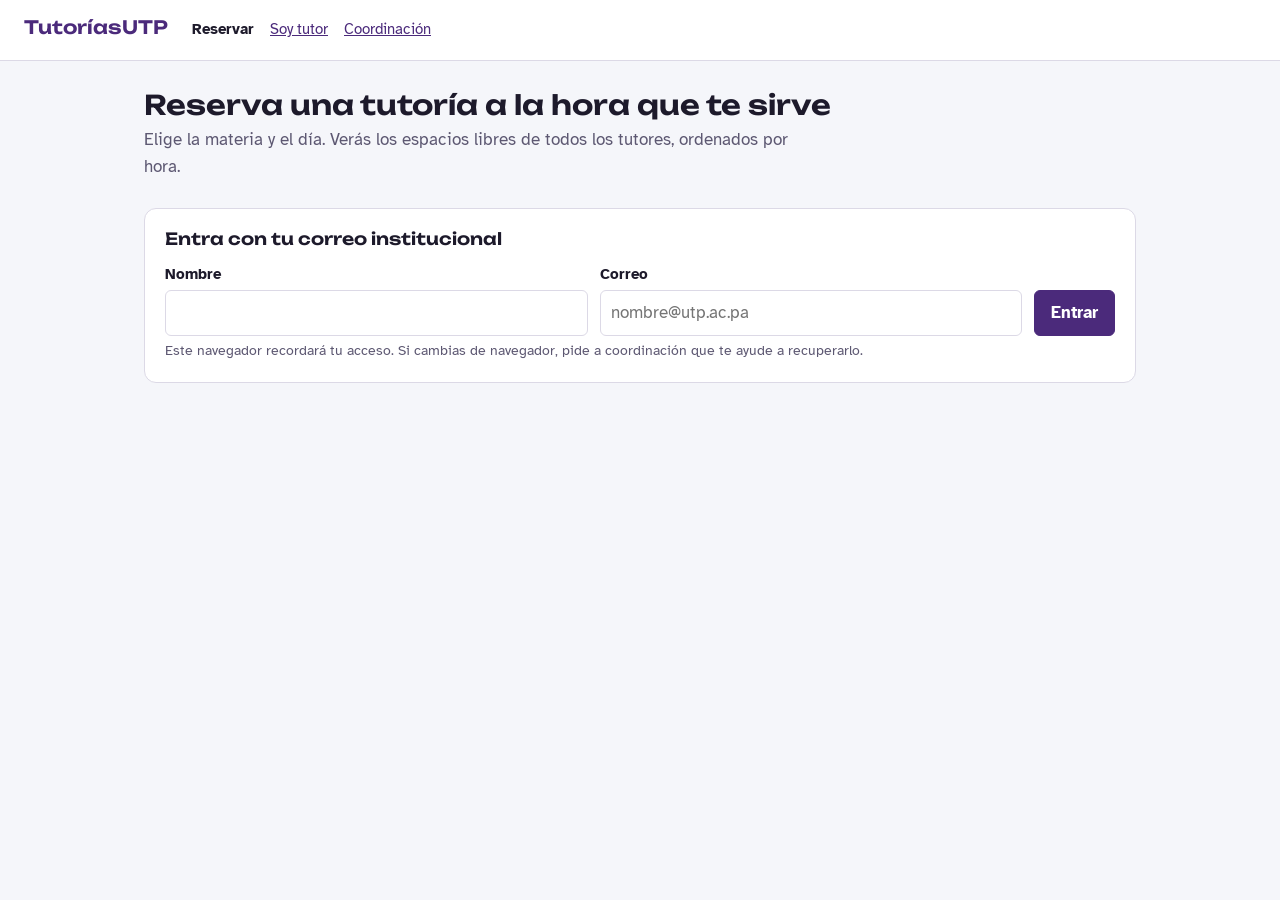
<file: src/frontend/index.html>
<!doctype html>
<html lang="es">
<head>
  <meta charset="utf-8">
  <meta name="viewport" content="width=device-width, initial-scale=1">
  <title>Reservar tutoría · TutoríasUTP</title>
  <link rel="preconnect" href="https://fonts.googleapis.com">
  <link rel="stylesheet" href="https://fonts.googleapis.com/css2?family=Atkinson+Hyperlegible:wght@400;700&family=Unbounded:wght@600&display=swap">
  <link rel="stylesheet" href="styles.css">
</head>
<body>
  <header class="topbar">
    <p class="brand">TutoríasUTP</p>
    <nav aria-label="Secciones">
      <a href="index.html" aria-current="page">Reservar</a>
      <a href="tutor.html">Soy tutor</a>
      <a href="admin.html">Coordinación</a>
    </nav>
    <span class="who" id="who"></span>
  </header>

  <main>
    <h1>Reserva una tutoría a la hora que te sirve</h1>
    <p class="lead">Elige la materia y el día. Verás los espacios libres de todos los tutores, ordenados por hora.</p>

    <!-- Acceso: solo si no hay token guardado -->
    <section class="panel" id="access" hidden>
      <h2>Entra con tu correo institucional</h2>
      <form id="register-form" class="row">
        <div class="field"><label for="name">Nombre</label><input id="name" required minlength="2" maxlength="100" autocomplete="name"></div>
        <div class="field"><label for="email">Correo</label><input id="email" type="email" required placeholder="nombre@utp.ac.pa" autocomplete="email"></div>
        <button type="submit">Entrar</button>
      </form>
      <p class="hint">Este navegador recordará tu acceso. Si cambias de navegador, pide a coordinación que te ayude a recuperarlo.</p>
      <p class="msg" id="register-msg" role="status"></p>
    </section>

    <section class="panel" id="search" hidden>
      <div class="booking">
        <form id="search-form" aria-label="Buscar espacios">
          <div class="field"><label for="subject">Materia</label><select id="subject" required></select></div>
          <div class="field"><label for="date">Día</label><input id="date" type="date" required></div>
          <p class="hint" id="day-label"></p>
        </form>
        <div>
          <h2 id="rail-title">Espacios libres</h2>
          <ul class="rail" id="rail" aria-live="polite"></ul>
          <div class="confirm" id="confirm" hidden>
            <span id="confirm-text"></span>
            <button type="button" id="confirm-btn">Reservar</button>
          </div>
          <p class="msg" id="book-msg" role="status"></p>
        </div>
      </div>
    </section>

    <section class="panel" id="mine" hidden>
      <h2>Mis reservas</h2>
      <div class="table-wrap">
        <table>
          <thead><tr><th>Día</th><th>Hora</th><th>Materia</th><th>Tutor</th><th>Estado</th><th><span class="visually-hidden">Acción</span></th></tr></thead>
          <tbody id="mine-body"></tbody>
        </table>
      </div>
      <p class="empty" id="mine-empty" hidden>Aún no tienes reservas. Elige un espacio arriba para hacer la primera.</p>
      <p class="msg" id="mine-msg" role="status"></p>
      <button type="button" class="secondary" id="logout">Salir de este navegador</button>
    </section>
  </main>

  <script src="app.js"></script>
  <script>
  "use strict";
  const $ = (id) => document.getElementById(id);
  let token = store.get("student_token");
  let chosen = null;
  let slotsRequest = 0; // solo se pinta la última consulta: evita mezclar respuestas viejas

  async function start() {
    if (token) {
      try {
        const me = await api("/api/students/me", { headers: { "X-Student-Token": token } });
        $("who").textContent = `${me.name} (${me.email})`;
      } catch { token = null; store.del("student_token"); }
    }
    $("access").hidden = !!token;
    $("search").hidden = !token;
    $("mine").hidden = !token;
    if (token) { await loadSubjects(); await loadMine(); }
  }

  $("register-form").addEventListener("submit", async (e) => {
    e.preventDefault();
    try {
      const s = await api("/api/students", { method: "POST", body: { name: $("name").value, email: $("email").value } });
      token = s.token; store.set("student_token", token);
      await start();
    } catch (err) { show($("register-msg"), err.message, "err"); }
  });

  async function loadSubjects() {
    const subjects = (await api("/api/subjects")).sort((a, b) => a.name.localeCompare(b.name, "es"));
    const sel = $("subject");
    sel.replaceChildren();
    if (!subjects.length) { sel.append(el("option", "No hay materias disponibles", { value: "" })); return; }
    for (const s of subjects) sel.append(el("option", s.name, { value: s.id }));
    if (!$("date").value) $("date").value = todayLocal();
    $("date").min = todayLocal();
    await loadSlots();
  }

  async function loadSlots() {
    chosen = null; $("confirm").hidden = true; $("book-msg").textContent = "";
    const subjectId = $("subject").value, day = $("date").value;
    const rail = $("rail");
    const mine = ++slotsRequest;
    rail.replaceChildren();
    if (!subjectId || !day) return;
    $("day-label").textContent = prettyDate(day);
    try {
      const data = await api(`/api/subjects/${subjectId}/slots?date=${encodeURIComponent(day)}`);
      if (mine !== slotsRequest) return;
      rail.replaceChildren();
      if (!data.slots.length) {
        rail.append(el("p", "No hay espacios libres este día. Prueba con otro día.", { class: "empty" }));
        return;
      }
      const byHour = new Map();
      for (const s of data.slots) {
        const h = hourOf(s.start_at);
        if (!byHour.has(h)) byHour.set(h, []);
        byHour.get(h).push(s);
      }
      for (const [h, list] of byHour) {
        const li = el("li");
        li.append(el("span", h, { class: "hour" }));
        const opts = el("div", null, { class: "options" });
        for (const s of list) {
          const group = s.capacity > 1;
          const seats = group ? `${s.seats_left} ${s.seats_left === 1 ? "cupo" : "cupos"} de ${s.capacity}` : "";
          const b = el("button", s.tutor_name, { type: "button", class: "slot", "aria-pressed": "false",
            "aria-label": group ? `${h} con ${s.tutor_name}, grupal, ${seats}` : `${h} con ${s.tutor_name}` });
          if (group) b.append(el("small", `Grupal, ${seats}`, { class: "seats" }));
          b.addEventListener("click", () => pick(s, b));
          opts.append(b);
        }
        li.append(opts);
        rail.append(li);
      }
    } catch (err) { show($("book-msg"), err.message, "err"); }
  }

  function pick(slot, button) {
    document.querySelectorAll(".slot[aria-pressed='true']").forEach((b) => b.setAttribute("aria-pressed", "false"));
    button.setAttribute("aria-pressed", "true");
    chosen = slot;
    const kind = slot.capacity > 1 ? " (sesión grupal)" : "";
    $("confirm-text").textContent = `${prettyDate(dateOf(slot.start_at))}, ${hourOf(slot.start_at)} con ${slot.tutor_name}${kind}`;
    $("confirm").hidden = false;
  }

  $("confirm-btn").addEventListener("click", async () => {
    if (!chosen) return;
    $("confirm-btn").disabled = true;
    try {
      await api("/api/bookings", { method: "POST", headers: { "X-Student-Token": token },
        body: { tutor_id: chosen.tutor_id, subject_id: Number($("subject").value), start_at: chosen.start_at } });
      const done = `Reservado: ${hourOf(chosen.start_at)} con ${chosen.tutor_name}.`;
      await loadSlots();
      show($("book-msg"), done, "ok");
      await loadMine();
    } catch (err) {
      await loadSlots(); // primero recargar: loadSlots limpia el mensaje (error encontrado en QA)
      show($("book-msg"), err.message, "err");
    } finally { $("confirm-btn").disabled = false; }
  });

  async function loadMine() {
    const body = $("mine-body");
    body.replaceChildren();
    const rows = await api("/api/bookings/mine", { headers: { "X-Student-Token": token } });
    $("mine-empty").hidden = rows.length > 0;
    for (const b of rows) {
      const tr = el("tr");
      tr.append(el("td", prettyDate(dateOf(b.start_at))), el("td", hourOf(b.start_at)),
        el("td", b.subject_name), el("td", b.tutor_name), el("td", b.status, { class: `status ${b.status}` }));
      const td = el("td");
      if (b.status === "confirmada") {
        const c = el("button", "Cancelar", { type: "button", class: "danger" });
        c.addEventListener("click", () => cancel(b));
        td.append(c);
      }
      tr.append(td);
      body.append(tr);
    }
  }

  async function cancel(b) {
    if (!confirm(`¿Cancelar la tutoría de ${b.subject_name} del ${prettyDate(dateOf(b.start_at))} a las ${hourOf(b.start_at)}?`)) return;
    try {
      await api(`/api/bookings/${b.id}/cancel`, { method: "POST", headers: { "X-Student-Token": token } });
      show($("mine-msg"), "Reserva cancelada. El espacio quedó libre para otro estudiante.", "ok");
      await loadMine(); await loadSlots();
    } catch (err) { show($("mine-msg"), err.message, "err"); }
  }

  $("logout").addEventListener("click", () => { store.del("student_token"); token = null; $("who").textContent = ""; start(); });
  $("subject").addEventListener("change", loadSlots);
  $("date").addEventListener("change", loadSlots);
  start();
  </script>
</body>
</html>
</file>
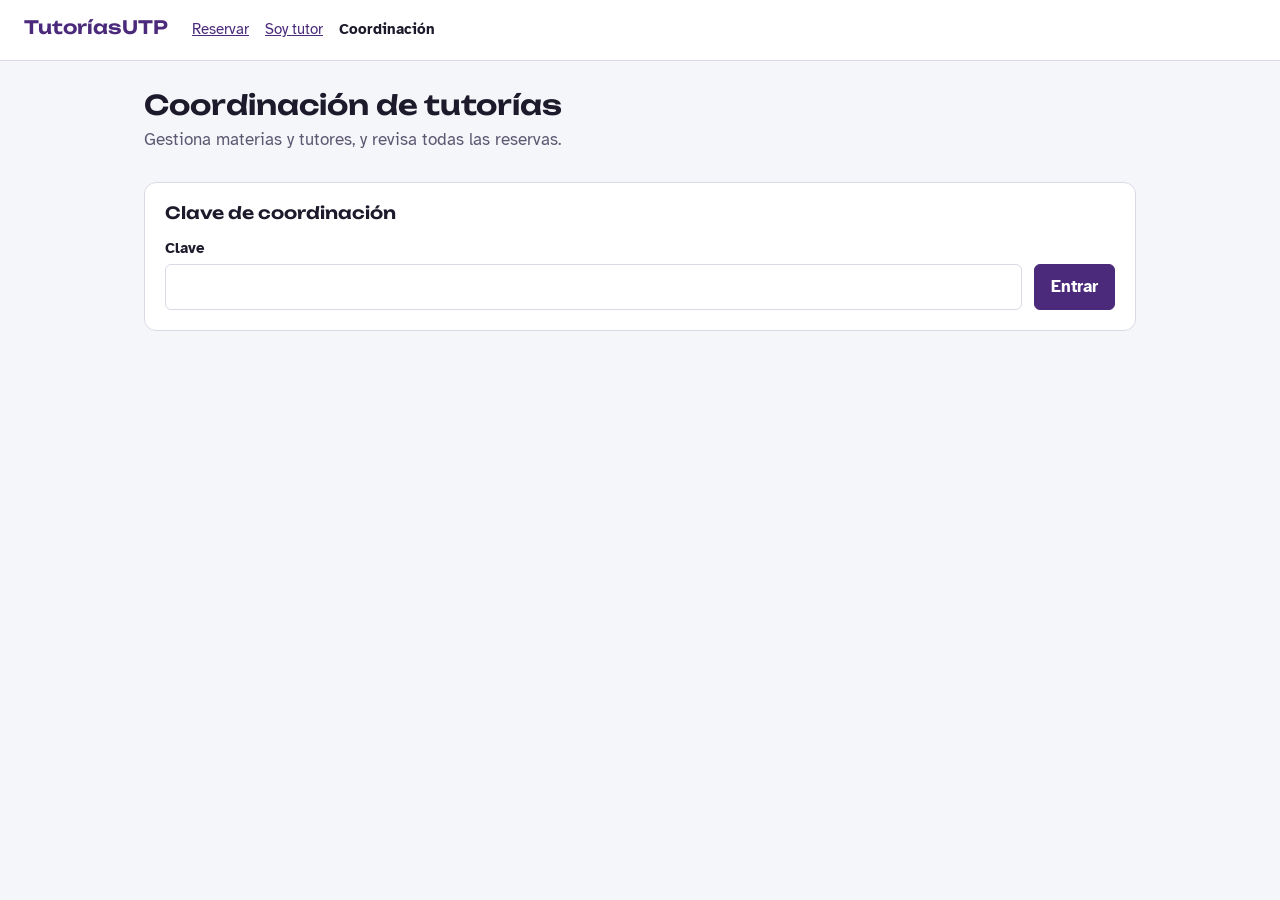
<file: src/frontend/admin.html>
<!doctype html>
<html lang="es">
<head>
  <meta charset="utf-8">
  <meta name="viewport" content="width=device-width, initial-scale=1">
  <title>Coordinación · TutoríasUTP</title>
  <link rel="preconnect" href="https://fonts.googleapis.com">
  <link rel="stylesheet" href="https://fonts.googleapis.com/css2?family=Atkinson+Hyperlegible:wght@400;700&family=Unbounded:wght@600&display=swap">
  <link rel="stylesheet" href="styles.css">
</head>
<body>
  <header class="topbar">
    <p class="brand">TutoríasUTP</p>
    <nav aria-label="Secciones">
      <a href="index.html">Reservar</a>
      <a href="tutor.html">Soy tutor</a>
      <a href="admin.html" aria-current="page">Coordinación</a>
    </nav>
  </header>

  <main>
    <h1>Coordinación de tutorías</h1>
    <p class="lead">Gestiona materias y tutores, y revisa todas las reservas.</p>

    <section class="panel" id="access">
      <h2>Clave de coordinación</h2>
      <form id="token-form" class="row">
        <div class="field"><label for="token">Clave</label><input id="token" type="password" required autocomplete="off"></div>
        <button type="submit">Entrar</button>
      </form>
      <p class="msg" id="access-msg" role="status"></p>
    </section>

    <div id="work" hidden>
      <section class="panel">
        <h2>Materias</h2>
        <form id="subject-form" class="row">
          <div class="field"><label for="subject-name">Nueva materia</label><input id="subject-name" required minlength="2" maxlength="100"></div>
          <button type="submit">Agregar materia</button>
        </form>
        <ul id="subject-list" class="list"></ul>
        <p class="msg" id="subject-msg" role="status"></p>
      </section>

      <section class="panel">
        <h2>Registrar tutor</h2>
        <form id="tutor-form">
          <div class="row">
            <div class="field"><label for="tutor-name">Nombre</label><input id="tutor-name" required minlength="2" maxlength="100"></div>
            <div class="field"><label for="tutor-email">Correo</label><input id="tutor-email" type="email" required placeholder="nombre@utp.ac.pa"></div>
          </div>
          <fieldset class="field" style="border:0;padding:0;margin:14px 0">
            <legend style="font-weight:700;font-size:.92rem">Materias que ofrece</legend>
            <div id="tutor-subjects" class="row"></div>
          </fieldset>
          <button type="submit">Registrar tutor</button>
        </form>
        <p class="msg" id="tutor-msg" role="status"></p>
        <div id="tutor-token" hidden>
          <p>Entrega este código al tutor. Solo se muestra esta vez.</p>
          <code class="token" id="tutor-token-value"></code>
        </div>
      </section>

      <section class="panel">
        <h2>Reservas</h2>
        <form id="filter-form" class="row">
          <div class="field"><label for="f-status">Estado</label>
            <select id="f-status"><option value="">Todos</option><option>confirmada</option><option>cancelada</option><option>realizada</option></select></div>
          <div class="field"><label for="f-subject">Materia</label><select id="f-subject"><option value="">Todas</option></select></div>
          <div class="field"><label for="f-from">Desde</label><input id="f-from" type="date"></div>
          <div class="field"><label for="f-to">Hasta</label><input id="f-to" type="date"></div>
          <button type="submit">Filtrar</button>
        </form>
        <div class="table-wrap">
          <table>
            <thead><tr><th>Día</th><th>Hora</th><th>Materia</th><th>Tutor</th><th>Estudiante</th><th>Estado</th><th><span class="visually-hidden">Acción</span></th></tr></thead>
            <tbody id="bookings"></tbody>
          </table>
        </div>
        <p class="empty" id="bookings-empty" hidden>Ninguna reserva cumple estos filtros.</p>
        <p class="msg" id="bookings-msg" role="status"></p>
      </section>
    </div>
  </main>

  <script src="app.js"></script>
  <script>
  "use strict";
  const $ = (id) => document.getElementById(id);
  let token = store.get("admin_token");
  const H = () => ({ "X-Admin-Token": token });

  async function start() {
    if (!token) { $("access").hidden = false; $("work").hidden = true; return; }
    try {
      await loadBookings();
      $("access").hidden = true; $("work").hidden = false;
      await loadSubjects();
    } catch (err) {
      store.del("admin_token"); token = null;
      $("access").hidden = false; $("work").hidden = true;
      show($("access-msg"), err.message, "err");
    }
  }

  $("token-form").addEventListener("submit", (e) => {
    e.preventDefault();
    token = $("token").value; store.set("admin_token", token); start();
  });

  async function loadSubjects() {
    const list = await api("/api/subjects");
    const ul = $("subject-list"), box = $("tutor-subjects"), filter = $("f-subject");
    ul.replaceChildren(); box.replaceChildren();
    filter.replaceChildren(el("option", "Todas", { value: "" }));
    for (const s of list) {
      const li = el("li");
      li.append(el("span", s.name));
      const off = el("button", "Desactivar", { type: "button", class: "secondary" });
      off.addEventListener("click", async () => {
        try { await api(`/api/admin/subjects/${s.id}`, { method: "DELETE", headers: H() });
          show($("subject-msg"), `Materia desactivada: ${s.name}.`, "ok"); loadSubjects(); }
        catch (err) { show($("subject-msg"), err.message, "err"); }
      });
      li.append(off); ul.append(li);
      const id = `sub-${s.id}`;
      const wrap = el("div");
      const cb = el("input", null, { type: "checkbox", id, value: s.id });
      cb.style.width = "auto";
      const lab = el("label", s.name, { for: id });
      lab.style.display = "inline"; lab.style.fontWeight = "400"; lab.style.marginLeft = "6px";
      wrap.append(cb, lab); box.append(wrap);
      filter.append(el("option", s.name, { value: s.id }));
    }
    if (!list.length) ul.append(el("li", "Aún no hay materias. Agrega la primera."));
  }

  $("subject-form").addEventListener("submit", async (e) => {
    e.preventDefault();
    try {
      const s = await api("/api/admin/subjects", { method: "POST", headers: H(), body: { name: $("subject-name").value } });
      show($("subject-msg"), `Materia agregada: ${s.name}.`, "ok");
      $("subject-name").value = ""; loadSubjects();
    } catch (err) { show($("subject-msg"), err.message, "err"); }
  });

  $("tutor-form").addEventListener("submit", async (e) => {
    e.preventDefault();
    const ids = [...document.querySelectorAll("#tutor-subjects input:checked")].map((c) => Number(c.value));
    try {
      const t = await api("/api/admin/tutors", { method: "POST", headers: H(),
        body: { name: $("tutor-name").value, email: $("tutor-email").value, subject_ids: ids } });
      show($("tutor-msg"), `Tutor registrado: ${t.name}.`, "ok");
      $("tutor-token-value").textContent = t.token; $("tutor-token").hidden = false;
      e.target.reset();
    } catch (err) { show($("tutor-msg"), err.message, "err"); $("tutor-token").hidden = true; }
  });

  async function loadBookings() {
    const p = new URLSearchParams();
    if ($("f-status").value) p.set("status", $("f-status").value);
    if ($("f-subject").value) p.set("subject_id", $("f-subject").value);
    if ($("f-from").value) p.set("date_from", $("f-from").value);
    if ($("f-to").value) p.set("date_to", $("f-to").value);
    const rows = await api(`/api/admin/bookings?${p}`, { headers: H() });
    const body = $("bookings");
    body.replaceChildren();
    $("bookings-empty").hidden = rows.length > 0;
    for (const b of rows) {
      const tr = el("tr");
      tr.append(el("td", prettyDate(dateOf(b.start_at))), el("td", hourOf(b.start_at)), el("td", b.subject_name),
        el("td", b.tutor_name), el("td", b.student_name), el("td", b.status, { class: `status ${b.status}` }));
      const td = el("td");
      if (b.status === "confirmada") {
        const c = el("button", "Cancelar", { type: "button", class: "danger" });
        c.addEventListener("click", async () => {
          if (!confirm(`¿Cancelar la reserva de ${b.student_name}?`)) return;
          try { await api(`/api/bookings/${b.id}/cancel`, { method: "POST", headers: H() });
            show($("bookings-msg"), "Reserva cancelada.", "ok"); loadBookings(); }
          catch (err) { show($("bookings-msg"), err.message, "err"); }
        });
        td.append(c);
      }
      tr.append(td); body.append(tr);
    }
  }

  $("filter-form").addEventListener("submit", async (e) => {
    e.preventDefault();
    try { await loadBookings(); $("bookings-msg").textContent = ""; }
    catch (err) { show($("bookings-msg"), err.message, "err"); }
  });

  start();
  </script>
</body>
</html>
</file>
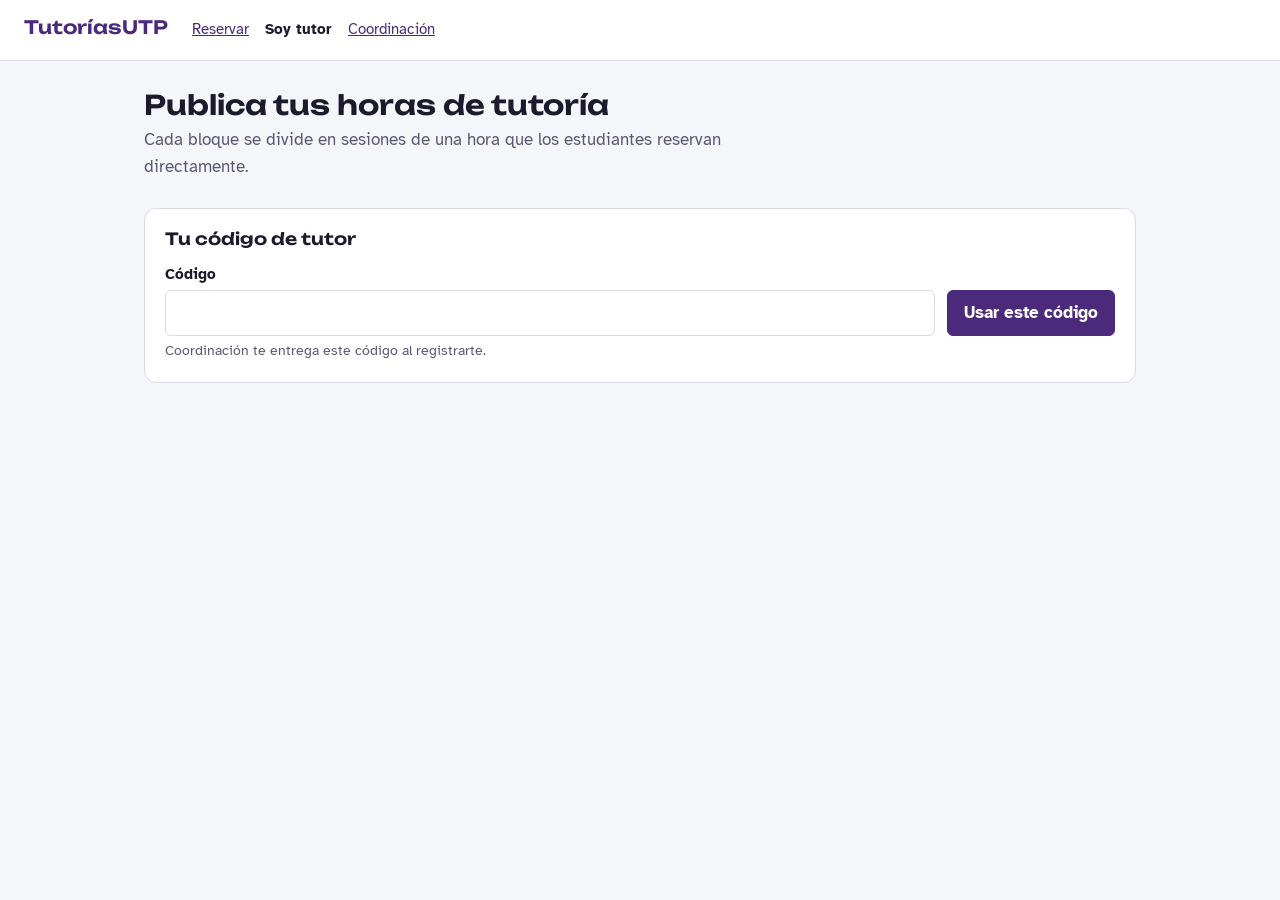
<file: src/frontend/tutor.html>
<!doctype html>
<html lang="es">
<head>
  <meta charset="utf-8">
  <meta name="viewport" content="width=device-width, initial-scale=1">
  <title>Mi disponibilidad · TutoríasUTP</title>
  <link rel="preconnect" href="https://fonts.googleapis.com">
  <link rel="stylesheet" href="https://fonts.googleapis.com/css2?family=Atkinson+Hyperlegible:wght@400;700&family=Unbounded:wght@600&display=swap">
  <link rel="stylesheet" href="styles.css">
</head>
<body>
  <header class="topbar">
    <p class="brand">TutoríasUTP</p>
    <nav aria-label="Secciones">
      <a href="index.html">Reservar</a>
      <a href="tutor.html" aria-current="page">Soy tutor</a>
      <a href="admin.html">Coordinación</a>
    </nav>
  </header>

  <main>
    <h1>Publica tus horas de tutoría</h1>
    <p class="lead">Cada bloque se divide en sesiones de una hora que los estudiantes reservan directamente.</p>

    <section class="panel" id="access">
      <h2>Tu código de tutor</h2>
      <form id="token-form" class="row">
        <div class="field"><label for="token">Código</label><input id="token" required autocomplete="off"></div>
        <button type="submit">Usar este código</button>
      </form>
      <p class="hint">Coordinación te entrega este código al registrarte.</p>
      <p class="msg" id="access-msg" role="status"></p>
    </section>

    <section class="panel" id="publish" hidden>
      <h2>Agregar un bloque</h2>
      <form id="block-form" class="row">
        <div class="field"><label for="day">Día</label><input id="day" type="date" required></div>
        <div class="field"><label for="from">Desde</label><input id="from" type="time" step="900" required value="09:00"></div>
        <div class="field"><label for="to">Hasta</label><input id="to" type="time" step="900" required value="12:00"></div>
        <div class="field"><label for="capacity">Estudiantes por sesión</label>
          <select id="capacity"><option value="1">1 (individual)</option><option>2</option><option>3</option><option>4</option><option>5</option><option>6</option></select></div>
        <button type="submit">Publicar bloque</button>
      </form>
      <p class="msg" id="block-msg" role="status"></p>
    </section>

    <section class="panel" id="agenda-panel" hidden>
      <h2>Mi agenda</h2>
      <div class="table-wrap">
        <table>
          <thead><tr><th>Día</th><th>Hora</th><th>Materia</th><th>Estado</th></tr></thead>
          <tbody id="agenda"></tbody>
        </table>
      </div>
      <p class="empty" id="agenda-empty" hidden>Todavía nadie ha reservado. Tus bloques publicados ya aparecen para los estudiantes.</p>
      <button type="button" class="secondary" id="forget">Olvidar el código en este navegador</button>
    </section>
  </main>

  <script src="app.js"></script>
  <script>
  "use strict";
  const $ = (id) => document.getElementById(id);
  let token = store.get("tutor_token");
  let subjects = new Map();

  async function start() {
    const ok = !!token;
    $("access").hidden = ok; $("publish").hidden = !ok; $("agenda-panel").hidden = !ok;
    if (!ok) return;
    $("day").min = todayLocal();
    if (!$("day").value) $("day").value = todayLocal();
    try {
      subjects = new Map((await api("/api/subjects")).map((s) => [s.id, s.name]));
      await loadAgenda();
    } catch (err) {
      store.del("tutor_token"); token = null; start();
      show($("access-msg"), `${err.message}. Revisa el código que te dio coordinación.`, "err"); // antes: alert() bloqueante (QA)
    }
  }

  $("token-form").addEventListener("submit", (e) => {
    e.preventDefault();
    token = $("token").value.trim(); store.set("tutor_token", token); start();
  });

  $("block-form").addEventListener("submit", async (e) => {
    e.preventDefault();
    const day = $("day").value;
    try {
      await api("/api/tutor/availability", { method: "POST", headers: { "X-Tutor-Token": token },
        body: { start_at: `${day}T${$("from").value}:00`, end_at: `${day}T${$("to").value}:00`, capacity: Number($("capacity").value) } });
      const cupo = $("capacity").value === "1" ? "individual" : `grupal, ${$("capacity").value} estudiantes por sesión`;
      show($("block-msg"), `Bloque publicado: ${prettyDate(day)}, de ${$("from").value} a ${$("to").value} (${cupo}).`, "ok");
    } catch (err) { show($("block-msg"), err.message, "err"); }
  });

  async function loadAgenda() {
    const rows = await api("/api/tutor/agenda", { headers: { "X-Tutor-Token": token } });
    const body = $("agenda");
    body.replaceChildren();
    $("agenda-empty").hidden = rows.length > 0;
    for (const b of rows) {
      const tr = el("tr");
      tr.append(el("td", prettyDate(dateOf(b.start_at))), el("td", hourOf(b.start_at)),
        el("td", subjects.get(b.subject_id) || "Materia inactiva"), el("td", b.status, { class: `status ${b.status}` }));
      body.append(tr);
    }
  }

  $("forget").addEventListener("click", () => { store.del("tutor_token"); token = null; start(); });
  start();
  </script>
</body>
</html>
</file>
<file: src/frontend/styles.css>
/* TutoríasUTP — interfaz mínima.
   Plan: papel frío, tinta morada (color institucional), verde solo para "libre".
   Lo memorable es el riel de horas; todo lo demás queda callado. */
:root {
  --paper: #f5f6fa;
  --surface: #ffffff;
  --ink: #1d1a2b;
  --muted: #5d5872;
  --line: #dcd9e6;
  --violet: #4b2a7b;
  --violet-soft: #ece6f6;
  --free: #157f64;
  --free-soft: #e3f3ee;
  --error: #b42318;
  --error-soft: #fdecea;
  --radius-control: 6px;
  --radius-panel: 12px;
  --font-body: "Atkinson Hyperlegible", system-ui, sans-serif;
  --font-head: "Unbounded", "Atkinson Hyperlegible", system-ui, sans-serif;
}

* { box-sizing: border-box; }

body {
  margin: 0;
  background: var(--paper);
  color: var(--ink);
  font: 17px/1.55 var(--font-body);
}

a { color: var(--violet); }

.topbar {
  display: flex;
  flex-wrap: wrap;
  align-items: baseline;
  gap: 8px 24px;
  padding: 18px 24px;
  border-bottom: 1px solid var(--line);
  background: var(--surface);
}
.brand {
  font: 600 1.15rem/1 var(--font-head);
  color: var(--violet);
  margin: 0;
}
.topbar nav { display: flex; gap: 16px; font-size: 0.95rem; }
.topbar nav a[aria-current="page"] { color: var(--ink); font-weight: 700; text-decoration: none; }
.who { margin-left: auto; color: var(--muted); font-size: 0.95rem; }

main {
  max-width: 1040px;
  margin: 0 auto;
  padding: 28px 24px 64px;
}

h1, h2 { font-family: var(--font-head); font-weight: 600; line-height: 1.2; }
h1 { font-size: 1.7rem; margin: 0 0 6px; max-width: 30ch; }
h2 { font-size: 1.05rem; margin: 0 0 14px; }
.lead { color: var(--muted); margin: 0 0 28px; max-width: 60ch; }

.panel {
  background: var(--surface);
  border: 1px solid var(--line);
  border-radius: var(--radius-panel);
  padding: 20px;
  margin-bottom: 24px;
}

label { display: block; font-weight: 700; font-size: 0.92rem; margin-bottom: 4px; }
.field { margin-bottom: 14px; }
.hint { color: var(--muted); font-size: 0.88rem; margin: 4px 0 0; }

input, select, button {
  font: inherit;
  border-radius: var(--radius-control);
}
input, select {
  width: 100%;
  padding: 9px 10px;
  border: 1px solid var(--line);
  background: var(--surface);
  color: var(--ink);
}
button {
  cursor: pointer;
  border: 1px solid var(--violet);
  background: var(--violet);
  color: #fff;
  padding: 9px 16px;
  font-weight: 700;
}
button.secondary { background: var(--surface); color: var(--violet); }
button.danger { background: var(--surface); color: var(--error); border-color: var(--error); }
button:disabled { opacity: 0.5; cursor: not-allowed; }
:focus-visible { outline: 3px solid var(--violet); outline-offset: 2px; }

.row { display: flex; flex-wrap: wrap; gap: 12px; align-items: end; }
.row > .field { flex: 1 1 160px; margin-bottom: 0; }

/* Mensajes */
.msg { margin: 12px 0 0; padding: 10px 12px; border-radius: var(--radius-control); }
.msg:empty { display: none; }
.msg.ok { background: var(--free-soft); color: var(--free); }
.msg.err { background: var(--error-soft); color: var(--error); }

/* Diseño en dos columnas: buscar a la izquierda, riel de horas a la derecha */
.booking {
  display: grid;
  grid-template-columns: minmax(220px, 300px) 1fr;
  gap: 24px;
  align-items: start;
}

/* El riel de horas: la pieza memorable */
.rail { list-style: none; margin: 0; padding: 0; }
.rail li {
  display: grid;
  grid-template-columns: 64px 1fr;
  gap: 14px;
  align-items: center;
  min-height: 56px;
  border-top: 1px solid var(--line);
}
.rail li:last-child { border-bottom: 1px solid var(--line); }
.rail .hour {
  font: 600 1.25rem/1 var(--font-head);
  color: var(--violet);
  font-variant-numeric: tabular-nums;
}
.rail .options { display: flex; flex-wrap: wrap; gap: 8px; padding: 8px 0; }
.slot {
  background: var(--free-soft);
  color: var(--free);
  border: 1px solid transparent;
  font-weight: 700;
}
.slot[aria-pressed="true"] { background: var(--free); color: #fff; }
.empty { color: var(--muted); padding: 18px 0; margin: 0; }

.confirm {
  position: sticky;
  bottom: 0;
  margin-top: 18px;
  padding: 14px 16px;
  background: var(--ink);
  color: #fff;
  border-radius: var(--radius-panel);
  display: flex;
  flex-wrap: wrap;
  gap: 12px;
  align-items: center;
  justify-content: space-between;
}
.confirm[hidden] { display: none; }
.confirm button { background: #fff; color: var(--ink); border-color: #fff; }

/* Tablas */
.table-wrap { overflow-x: auto; }
table { width: 100%; border-collapse: collapse; font-size: 0.95rem; }
th, td { text-align: left; padding: 9px 8px; border-bottom: 1px solid var(--line); vertical-align: top; }
th { color: var(--muted); font-weight: 700; }
.status { font-weight: 700; }
.status.confirmada { color: var(--free); }
.status.cancelada { color: var(--muted); text-decoration: line-through; }
.token {
  display: block;
  word-break: break-all;
  background: var(--violet-soft);
  padding: 8px 10px;
  border-radius: var(--radius-control);
  margin-top: 6px;
}

@media (max-width: 760px) {
  main { padding: 20px 16px 48px; }
  .topbar { padding: 14px 16px; }
  .booking { grid-template-columns: 1fr; }
  .who { margin-left: 0; width: 100%; }
}

@media (prefers-reduced-motion: no-preference) {
  .slot { transition: background-color 120ms ease; }
}

.visually-hidden {
  position: absolute; width: 1px; height: 1px; padding: 0; margin: -1px;
  overflow: hidden; clip: rect(0 0 0 0); white-space: nowrap; border: 0;
}

/* Listas de gestión: nombre a la izquierda, acción pequeña a la derecha */
.list { list-style: none; margin: 16px 0 0; padding: 0; }
.list li {
  display: flex; justify-content: space-between; align-items: center; gap: 12px;
  padding: 8px 0; border-top: 1px solid var(--line);
}
.list li:last-child { border-bottom: 1px solid var(--line); }
.list button { padding: 5px 12px; font-size: 0.9rem; }

/* Sesión grupal (RN-13): el cupo se lee dentro del mismo botón */
.slot .seats { display: block; font-weight: 400; font-size: 0.8rem; }
</file>
